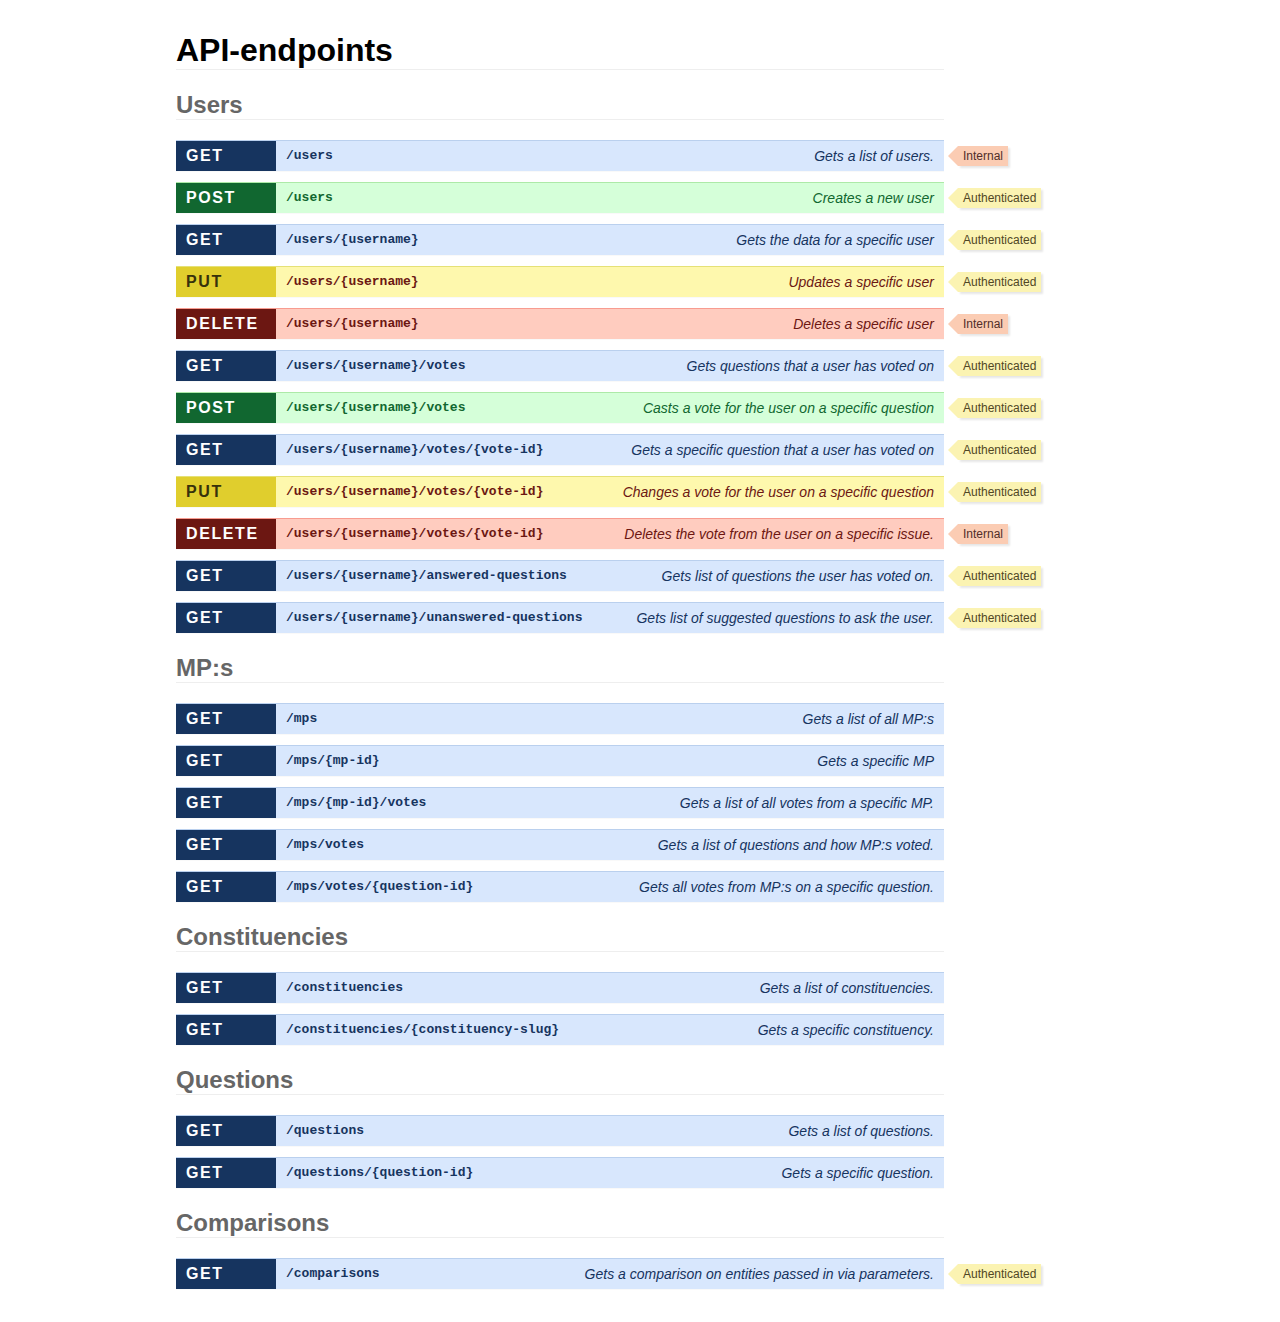
<file: app/docs/index.html>
<!doctype html>
<!--[if IE 7]><html class="no-js ie ie7"> <![endif]-->
<!--[if IE 8]><html class="no-js ie ie8"> <![endif]-->
<!--[if IE 9]><html class="no-js ie ie9"> <![endif]-->
<!--[if gt IE 9]><!--> <html class="no-js" lang="en"> <!--<![endif]-->
<head>
	<meta charset="UTF-8">
	<title>Politmus API documentation</title>
	<link rel="stylesheet" href="css/master.css">
		<script src="js/jquery-1.8.2.min.js"></script>
		<script src="js/app.js"></script>
</head>
<body>
	<div class="wrap">
		<h1>API-endpoints</h1>
		
		<h2>Users</h2>
		<ul class="eps">
			<li class="ep-get">
				<div class="ep-header">
					<h3 class="ep-h"><a href="#get-users-details"><i class="ep-verb">GET</i> <code class="ep-url">/users</code></a></h3>
					<p class="ep-summary">Gets a list of users.</p>
					<p class="ep-level ep-internal">Internal</p>
				</div>
				<div id="get-users-details" class="ep-body">
					<p>Doing a GET request of this endpoint is for internal use only, and returns a list of user objects, paginated by including a custom HTTP-header.</p>
					<h4>Possible filters (as URL-parameters)</h4>
					<ul class="ep-parameters">
						<li><code>age_min</code></li>
						<li><code>age_max</code></li>
						<li><code>constituency</code></li>
						<li><code>mp</code></li>
						<li><code>postcode</code></li>
						<li><code>ethnicity</code></li>
						<li><code>gender</code></li>
					</ul>
					<ul class="ep-parameters">
						<li><code>start_index</code></li>
						<li><code>count</code></li>
					</ul>
					<h4>Example requests</h4>
					<ul class="ep-example-requests">
						<li><a href="/users">http://politmus-api.appspot.com/users</a></li>
						<li><a href="/users?min_age=35">http://politmus-api.appspot.com/users?min_age=35</a></li>
						<li><a href="/users?gender=female&amp;mp=Simon%20Kirby">http://politmus-api.appspot.com/users?gender=female&mp=Simon%20Kirby</a></li>
					</ul>
					<h4>Possible JSON response</h4>
					<code class="ep-response">
						<pre>
{
  'status': 200,
  'users': [
    {
      'username': 'andyhume',
      'first_name': 'Andy',
      'last_name': 'Hume',
      'birth_date': '1980-01-20',
      'phone_no': '+44123123123',
      'email': 'andyhume@politmus.com',
      'constituency': 'Brighton, Kemptown',
      'postcode': 'BN2 1NB',
      'street_address': 'Lorem ipsum 12B',
      'locality': 'Brighton',
      'current_mp': 'Simon Kirby'
    },
    {
      ...
    }
  ]
}
						</pre>
					</code>
					<a class="ep-close" href="#" title="Close details">&times;</a>
				</div>
			</li>
			<li class="ep-post">
				<div class="ep-header">
					<h3 class="ep-h"><a href="#post-users-details"><i class="ep-verb">POST</i> <code class="ep-url">/users</code></a></h3>
					<p class="ep-summary">Creates a new user</p>
					<p class="ep-level ep-authenticated">Authenticated</p>
				</div>
				<div id="post-users-details" class="ep-body">
					<p>Doing a POST request to this endpoint creates a new user</p>

					<h4>Possible POST parameters</h4>
					<ul class="ep-parameters">
						<li><code>username</code></li>
						<li><code>constituency</code> <em class="note required">required</em></li>
						<li><code>mp</code></li>
						<li><code>first_name</code></li>
						<li><code>last_name</code></li>
						<li><code>street_address</code></li>
						<li><code>locality</code></li>
						<li><code>postcode</code></li>
						<li><code>birth_date</code> <em class="note">YYYY-MM-DD</em></li>
						<li><code>phone_no</code></li>
						<li><code>email</code></li>
						<li><code>twitter_username</code></li>
						<li><code>gender</code></li>
						<li><code>ethnicity</code></li>
					</ul>
					<p><em>If no username is passed in, a unique ID will be generated in the username field.</em></p>
					
					<h4>Possible JSON response</h4>
					<code>
						<pre>
{
  'status': 201,
  'url': '/users/andyhume',
  'user': {
      'username': 'andyhume',
      'first_name': 'Andy',
      'last_name': 'Hume',
      'birth_date': '1980-01-20',
      'phone_no': '44123123123',
      'email': 'andyhume@politmus.com',
      'constituency': 'brighton-kemptown',
      'postcode': 'BN2 1NB',
      'street_address': 'Lorem ipsum 12B',
      'locality': 'Brighton',
      'mp': 'abc123'
  }
}
						</pre>
					</code>
					<a class="ep-close" href="#" title="Close details">&times;</a>
				</div>
			</li>
			<li class="ep-get">
				<div class="ep-header">
					<h3 class="ep-h"><a href="#get-users-username-details"><i class="ep-verb">GET</i> <code class="ep-url">/users/{username}</code></a></h3>
					<p class="ep-summary">Gets the data for a specific user</p>
					<p class="ep-level ep-authenticated">Authenticated</p>
				</div>
				<div id="get-users-username-details" class="ep-body">
					<p>Getting the user data for an individual user is an authenticated endpoint. Returns all the various user preferences and demographic data of the user.</p>

					<h4>Example requests</h4>
					<ul class="ep-example-requests">
						<li><a href="/users/andyhume">http://politmus-api.appspot.com/users/andyhume</a></li>
					</ul>

					<h4>Possible JSON response</h4>
					<code class="ep-response">
						<pre>
{
  'status': 200,
  'user': {
    'username': 'andyhume',
    'first_name': 'Andy',
    'last_name': 'Hume',
    'birth_date': '1980-01-20',
    'phone_no': '44123123123',
    'email': 'andyhume@politmus.com',
    'constituency': 'Brighton, Kemptown',
    'postcode': 'BN2 1NB',
    'street_address': 'Lorem ipsum 12B',
    'locality': 'Brighton',
    'mp': 'Simon Kirby'
  }
}
						</pre>
					</code>
					<a class="ep-close" href="#" title="Close details">&times;</a>
				</div>
			</li>
			<li class="ep-put">
				<div class="ep-header">
					<h3 class="ep-h"><a href="#put-users-username-details"><i class="ep-verb">PUT</i> <code class="ep-url">/users/{username}</code></a></h3>
					<p class="ep-summary">Updates a specific user</p>
					<p class="ep-level ep-authenticated">Authenticated</p>
				</div>
				<div id="put-users-username-details" class="ep-body">
					<p>Updates details of a specific user. Needs authentication.</p>
					<a class="ep-close" href="#" title="Close details">&times;</a>
					
					<h4>Parameters</h4>
					<ul class="ep-parameters">
						<li><code>username</code></li>
						<li><code>constituency</code></li>
						<li><code>mp</code></li>
						<li><code>first_name</code></li>
						<li><code>last_name</code></li>
						<li><code>street_address</code></li>
						<li><code>locality</code></li>
						<li><code>postcode</code></li>
						<li><code>birth_date</code> <em class="note">YYYY-MM-DD</em></li>
						<li><code>phone_no</code></li>
						<li><code>email</code></li>
						<li><code>twitter_username</code></li>
						<li><code>gender</code></li>
						<li><code>ethnicity</code></li>
					</ul>
					
					<h4>Possible JSON response</h4>
					<code>
						<pre>
{
  'status': 200,
  'url': '/users/andyhume'
  'user': {
      'username': 'andyhume',
      'first_name': 'Andy',
      'last_name': 'Hume',
      'birth_date': '1980-01-20',
      'phone_no': '44123123123',
      'email': 'andyhume@politmus.com',
      'constituency': 'Brighton, Kemptown',
      'postcode': 'BN2 1NB',
      'street_address': 'Lorem ipsum 12B',
      'locality': 'Brighton',
      'mp': 'Simon Kirby'
  }
}
						</pre>
					</code>
				</div>
			</li>
			<li class="ep-delete">
				<div class="ep-header">
					<h3 class="ep-h"><a href="#delete-users-username-details"><i class="ep-verb">DELETE</i> <code class="ep-url">/users/{username}</code></a></h3>
					<p class="ep-summary">Deletes a specific user</p>
					<p class="ep-level ep-internal">Internal</p>
				</div>
				<div id="delete-users-username-details" class="ep-body">
					<p>Deleting a user from the service is only available internally.</p>
					
					<h4>Possible JSON response</h4>
					<code>
						<pre>
{
  'status': 200
}
						</pre>
					</code>
					<a class="ep-close" href="#" title="Close details">&times;</a>
				</div>
			</li>
			<li class="ep-get">
				<div class="ep-header">
					<h3 class="ep-h"><a href="#get-users-username-votes-details"><i class="ep-verb">GET</i> <code class="ep-url">/users/{username}/votes</code></a></h3>
					<p class="ep-summary">Gets questions that a user has voted on</p>
					<p class="ep-level ep-authenticated">Authenticated</p>
				</div>
				<div id="get-users-username-votes-details" class="ep-body">
					<p>Getting the issues that a specific user has voted on is an authenticated endpoint.</p>
					
					<h4>Parameters</h4>
					<ul class="ep-parameters">
						<li><code>selection</code></li>
					</ul>

					<h4>Example requests</h4>
					<ul class="ep-example-requests">
						<li><a href="/users/andyhume/votes">http://politmus-api.appspot.com/users/andyhume/votes</a></li>
					</ul>
					
					<h4>Possible JSON response</h4>
					<code class="ep-response">
						<pre>
{
  'status': 200,
  'votes': [
    {
      'question': {
      	'id': 'sdlkjlsdjflsjf913491294ldjfjanf',
        'description': 'Lorem ipsum dolor sit amet, consectetur adipisicing elit.'
        'title': 'Lorem ipsum dolor sit amet, consectetur adipisicing elit. At possimus quasi consequatur ipsum nisi voluptate nihil modi labore vero ducimus similique.',
        'supporting_url': 'http://example.com/issue/lorem-ipsum'
      },
      'selection': 'aye',
    }
  ],
  'user': {
    'username': 'andyhume',
    'first_name': 'Andy',
    'last_name': 'Hume',
    'birth_date': '1980-01-20',
    'phone_no': '44123123123',
    'email': 'andyhume@politmus.com',
    'constituency': 'Brighton, Kemptown',
    'postcode': 'BN2 1NB',
    'street_address': 'Lorem ipsum 12B',
    'locality': 'Brighton',
    'mp': 'Simon Kirby'
  }

}
						</pre>
					</code>
					<a class="ep-close" href="#" title="Close details">&times;</a>
				</div>
			</li>
			
			
			
			<li class="ep-post">
				<div class="ep-header">
					<h3 class="ep-h"><a href="#post-users-username-questions-question-details"><i class="ep-verb">POST</i> <code class="ep-url">/users/{username}/votes</code></a></h3>
					<p class="ep-summary">Casts a vote for the user on a specific question</p>
					<p class="ep-level ep-authenticated">Authenticated</p>
				</div>
				<div id="post-users-username-questions-question-details" class="ep-body">
					<p>This endpoint requires authentication. Casts a vote for the user on a specific question, specified by a <code>question_id</code> parameter.</p> 
					<a class="ep-close" href="#" title="Close details">&times;</a>
				</div>
			</li>
			
			<li class="ep-get">
				<div class="ep-header">
					<h3 class="ep-h"><a href="#get-users-username-votes-vote-details"><i class="ep-verb">GET</i> <code class="ep-url">/users/{username}/votes/{vote-id}</code></a></h3>
					<p class="ep-summary">Gets a specific question that a user has voted on</p>
					<p class="ep-level ep-authenticated">Authenticated</p>
				</div>
				<div id="get-users-username-votes-vote-details" class="ep-body">
					<p>Getting the vote from a user on a specific question is an authenticated endpoint.</p>
					
					<h4>Possible JSON response</h4>
					
					<code class="ep-response">
						<pre>
{
  'status': 200,
  'vote': {
    'question': {
      'id': 'sdlkjlsdjflsjf913491294ldjfjanf',
      'description': 'Lorem ipsum dolor sit amet, consectetur adipisicing elit.'
      'title': 'Lorem ipsum dolor sit amet, consectetur adipisicing elit. At possimus quasi consequatur ipsum nisi voluptate nihil modi labore vero ducimus similique.',
      'supporting_url': 'http://example.com/issue/lorem-ipsum'
  },
  'selection': 'aye',
  },
}
						</pre>
					</code>
					<a class="ep-close" href="#" title="Close details">&times;</a>
				</div>
			</li>
			<li class="ep-put">
				<div class="ep-header">
					<h3 class="ep-h"><a href="#put-users-username-questions-question-details"><i class="ep-verb">PUT</i> <code class="ep-url">/users/{username}/votes/{vote-id}</code></a></h3>
					<p class="ep-summary">Changes a vote for the user on a specific question</p>
					<p class="ep-level ep-authenticated">Authenticated</p>
				</div>
				<div id="put-users-username-questions-question-details" class="ep-body">
					<p>This endpoint requires authentication. Changes a vote for the user on the specific question.</p>
					<a class="ep-close" href="#" title="Close details">&times;</a>
				</div>
			</li>
			
			<li class="ep-delete">
				<div class="ep-header">
					<h3 class="ep-h"><a href="#delete-users-username-votes-question-details"><i class="ep-verb">DELETE</i> <code class="ep-url">/users/{username}/votes/{vote-id}</code></a></h3>
					<p class="ep-summary">Deletes the vote from the user on a specific issue.</p>
					<p class="ep-level ep-internal">Internal</p>
				</div>
				<div id="delete-users-username-votes-question-details" class="ep-body">
					<p>Deletes the data around the users vote on a specific question</p>
					<h4>Possible JSON response when successful</h4>
					
					<code class="ep-response">
						<pre>
{
  'status': '200'
}
						</pre>
					</code>
					<h4>Possible JSON response when vote is non-existant/already deleted</h4>
					
					<code class="ep-response">
						<pre>
{
  'status': '404'
}
						</pre>
					</code>
					<a class="ep-close" href="#" title="Close details">&times;</a>
				</div>
			</li>
			<li class="ep-get">
				<div class="ep-header">
					<h3 class="ep-h"><a href="#get-users-username-answered-questions-details"><i class="ep-verb">GET</i> <code class="ep-url">/users/{username}/answered-questions</code></a></h3>
					<p class="ep-summary">Gets list of questions the user has voted on.</p>
					<p class="ep-level ep-authenticated">Authenticated</p>
				</div>
				<div id="get-users-username-answered-questions-details" class="ep-body">
					<p>Gets a list of questions that the user has voted on</p>
					<h4>Possible JSON response</h4>
					
					<code class="ep-response">
						<pre>
{
  'questions': [
    {
      'id': 'sdasdasd-123123-asdasd-asdasd',
      'description': 'Lorem ipsum dolor sit amet, consectetur adipisicing elit.'
      'title': 'Lorem ipsum dolor sit amet, consectetur adipisicing elit. At possimus quasi consequatur ipsum nisi voluptate nihil modi labore vero ducimus similique.',
      'supporting_url': 'http://example.com/issue/lorem-ipsum'
    },
    {
    	...
    }
  ]
}
						</pre>
					</code>
					<a class="ep-close" href="#" title="Close details">&times;</a>
				</div>
			</li>
			<li class="ep-get">
				<div class="ep-header">
					<h3 class="ep-h"><a href="#get-users-username-unanswered-questions-details"><i class="ep-verb">GET</i> <code class="ep-url">/users/{username}/unanswered-questions</code></a></h3>
					<p class="ep-summary">Gets list of suggested questions to ask the user.</p>
					<p class="ep-level ep-authenticated">Authenticated</p>
				</div>
				<div id="get-users-username-unanswered-questions-details" class="ep-body">
					<p>Gets a list of questions that the user has not yet voted on, as a suggestion for what to vote on next, based on possibly previous voting patterns and upcoming vote dates in parliament.</p>
					<h4>Possible JSON response</h4>
					
					<code class="ep-response">
						<pre>
{
  'questions': [
    {
      'id': 'sdasdasd-123123-asdasd-asdasd',
      'description': 'Lorem ipsum dolor sit amet, consectetur adipisicing elit.'
      'title': 'Lorem ipsum dolor sit amet, consectetur adipisicing elit. At possimus quasi consequatur ipsum nisi voluptate nihil modi labore vero ducimus similique.',
      'supporting_url': 'http://example.com/issue/lorem-ipsum'
    },
    {
    	...
    }
  ]
}
						</pre>
					</code>
					<a class="ep-close" href="#" title="Close details">&times;</a>
				</div>
			</li>
		</ul>
		
		<h2>MP:s</h2>
		<ul class="eps">
			<li class="ep-get">
				<div class="ep-header">
					<h3 class="ep-h"><a href="#get-mps-details"><i class="ep-verb">GET</i> <code class="ep-url">/mps</code></a></h3>
					<p class="ep-summary">Gets a list of all MP:s</p>
				</div>
				<div id="get-mps-details" class="ep-body">
					<p>Returns a list of MP:s and their details.</p>
					<h4>Possible filters (as URL parameters)</h4>
					<ul class="ep-parameters">
						<li><code>party</code></li>
						<li><code>age_min</code></li>
						<li><code>age_max</code></li>
						<li><code>date_from</code></li>
						<li><code>date_to</code></li>
						<li><code>gender</code></li>
						<li><code>constituency</code></li>
						<li><code>postcode</code></li>
					</ul>
					<a class="ep-close" href="#" title="Close details">&times;</a>
				</div>
			</li>
			<li class="ep-get">
				<div class="ep-header">
					<h3 class="ep-h"><a href="#get-mps-mp-details"><i class="ep-verb">GET</i> <code class="ep-url">/mps/{mp-id}</code></a></h3>
					<p class="ep-summary">Gets a specific MP</p>
				</div>
				<div id="get-mps-mp-details" class="ep-body">
					<p>Returns a specific MP and their details.</p>
					<h4>Possible JSON response</h4>
					<code class="ep-response">
						<pre>
{
  'id': 'abc-123',
  'first_name': 'John',
  'last_name': 'Smith',
  'party': 'labour',
  'constituency': 'brighton-hove',
  'birth_date': '1964-03-24',
  'appointed_date': '2003-04-04',
  'ended_date': '2008-04-01'
}
						</pre>
					</code>
					<a class="ep-close" href="#" title="Close details">&times;</a>
				</div>
			</li>
			<li class="ep-get">
				<div class="ep-header">
					<h3 class="ep-h"><a href="#get-mps-mp-votes-details"><i class="ep-verb">GET</i> <code class="ep-url">/mps/{mp-id}/votes</code></a></h3>
					<p class="ep-summary">Gets a list of all votes from a specific MP.</p>
				</div>
				<div id="get-mps-mp-votes-details" class="ep-body">
					<p>Returns a specific MP and their details.</p>
					<h4>Possible JSON response</h4>
					<code class="ep-response">
						<pre>
{
  'votes': [
    {
      'id': 'asdgaf-12312321-sadasda-12313',
      'vote': 'no',
    },
    {
      'id': 'a123-ghdfdf-123sgxcg-236236',
      'vote': 'aye',
    },
    {
      'id': 'dasdasdasd-235235-sadas3454da-12ewrwer313',
      'vote': 'both',
    }
    {
      ...
    }
  ]
}
						</pre>
					</code>
					<a class="ep-close" href="#" title="Close details">&times;</a>
				</div>
			</li>
			
			<li class="ep-get">
				<div class="ep-header">
					<h3 class="ep-h"><a href="#get-mps-votes-details"><i class="ep-verb">GET</i> <code class="ep-url">/mps/votes</code></a></h3>
					<p class="ep-summary">Gets a list of questions and how MP:s voted.</p>
				</div>
				<div id="get-mps-votes-details" class="ep-body">
					<p>Returns a list of questions and how MP:s voted on them.</p>
					<h4>Possible JSON response</h4>
					<code class="ep-response">
						<pre>
{
  'votes': [
    {
      'question-id': 'asdgaf-12312321-sadasda-12313',
      'no_percent': '73.34',
      'aye_percent': '22.23',
      'abstain_percent': '2.00',
      'absent_percent': '2.43'
    },
    {
      'question-id': 'a123-ghdfdf-123sgxcg-236236',
      'no_percent': '49.00',
      'aye_percent': '24.50',
      'abstain_percent': '20.00',
      'absent_percent': '6.50'
    },
    {
      ...
    }
  ]
}
						</pre>
					</code>
					<a class="ep-close" href="#" title="Close details">&times;</a>
				</div>
			</li>
			<li class="ep-get">
				<div class="ep-header">
					<h3 class="ep-h"><a href="#get-mps-votes-question-details"><i class="ep-verb">GET</i> <code class="ep-url">/mps/votes/{question-id}</code></a></h3>
					<p class="ep-summary">Gets all votes from MP:s on a specific question.</p>
				</div>
				<div id="get-mps-votes-question-details" class="ep-body">
					<p>Returns a list of all individual votes from MP:s on a specific question.</p>
					<p>Included in the response is also an aggregate in percentages on the types of responses in percent.</p>					
					<h4>Possible JSON response in aggregate view</h4>
					<code class="ep-response">
						<pre>
{
  'id': 'a123-ghdfdf-123sgxcg-236236',
  'aggregates': {
    'id': 'a123-ghdfdf-123sgxcg-236236',
    'no_percent': '73.34',
    'aye_percent': '22.23',
    'abstain_percent': '2.00',
    'absent_percent': '2.43'
  },
  'selections': {
  	'abc123': 'aye'
  	'asa345': 'aye'
  	'bcef234': 'no'
  	'cde154': 'no'
  	'cht6235': 'aye'
  	'abc123': 'aye'
  	'abc123': 'aye'
  	'abc123': 'both'
  	...
  }
}
						</pre>
					</code>
					<a class="ep-close" href="#" title="Close details">&times;</a>
				</div>
			</li>
		</ul>
		
		<h2>Constituencies</h2>
		
		<ul class="eps">
			<li class="ep-get">
				<div class="ep-header">
					<h3 class="ep-h"><a href="#get-constituencies-details"><i class="ep-verb">GET</i> <code class="ep-url">/constituencies</code></a></h3>
					<p class="ep-summary">Gets a list of constituencies.</p>
				</div>
				<div id="get-constituencies-details" class="ep-body">
					<p>Gets a list of constituencies, possibly filtered on geographic properties or other parameters.</p>
					<h4>Possible filters (as URL-parameters)</h4>
					<ul class="ep-parameters">
						<li><code>postcode</code></li>
						<li><code>county</code></li>
						<li>&hellip;etc</li>
					</ul>
					
					<h4>Possible JSON response</h4>
					<a class="ep-close" href="#" title="Close details">&times;</a>
				</div>
			</li>
			<li class="ep-get">
				<div class="ep-header">
					<h3 class="ep-h"><a href="#get-constituencies-constituency-details"><i class="ep-verb">GET</i> <code class="ep-url">/constituencies/{constituency-slug}</code></a></h3>
					<p class="ep-summary">Gets a specific constituency.</p>
				</div>
				<div id="get-constituencies-constituency-details" class="ep-body">
					<p>Gets data on a specific constituency.</p>
					
					<h4>Possible JSON response</h4>
					<a class="ep-close" href="#" title="Close details">&times;</a>
				</div>
			</li>
		</ul>
		
		<h2>Questions</h2>
		
		<ul class="eps">
			<li class="ep-get">
				<div class="ep-header">
					<h3 class="ep-h"><a href="#get-questions-details"><i class="ep-verb">GET</i> <code class="ep-url">/questions</code></a></h3>
					<p class="ep-summary">Gets a list of questions.</p>
				</div>
				
				<div class="ep-body" id="get-questions-details">
					<p>Gets a list of questions, and their associated metadata, paginated and filtered by query parameters.</p>
					<h4>Possible URL parameter filters</h4>
					<ul class="ep-params">
						<li><code>vote_date_from</code></li>
						<li><code>vote_date_to</code></li>
						<li><code>policy_area</code></li>
						<li><code>author</code></li>
						<li><code>party</code></li>
						<li>&hellip;etc</li>
					</ul>
					<h4>Possible JSON response</h4>
					<code>
						<pre>
{
  'status': 200,
  'questions': [
    {
      'id': 'sdasdasd-123123-asdasd-asdasd',
      'description': 'Lorem ipsum dolor sit amet, consectetur adipisicing elit.'
      'title': 'Lorem ipsum dolor sit amet, consectetur adipisicing elit. At possimus quasi consequatur ipsum nisi voluptate nihil modi labore vero ducimus similique.',
      'supporting_url': 'http://example.com/issue/lorem-ipsum'
    },
    ...
  ]
}
						</pre>
					</code>
					
					<a class="ep-close" href="#" title="Close details">&times;</a>
				</div>
			</li>
			<li class="ep-get">
				<div class="ep-header">
					<h3 class="ep-h"><a href="#get-questions-question-details"><i class="ep-verb">GET</i> <code class="ep-url">/questions/{question-id}</code></a></h3>
					<p class="ep-summary">Gets a specific question.</p>
				</div>
				
				<div class="ep-body" id="get-questions-question-details">
					<a class="ep-close" href="#" title="Close details">&times;</a>
				</div>
			</li>
		</ul>
		
		
		
		<!--<h2>Policies</h2>
		
		<ul class="eps">
			<li class="ep-get">
				<div class="ep-header">
					<h3 class="ep-h"><a href="#get-policies-details"><i class="ep-verb">GET</i> <code class="ep-url">/policies</code></a></h3>
					<p class="ep-summary">Gets a list of policy areas.</p>
				</div>
				<div id="get-policies-details" class="ep-body">
					<p>Gets a list of policy areas.</p>
					
					<h4>Possible JSON response</h4>
					<a class="ep-close" href="#" title="Close details">&times;</a>
				</div>
			</li>
			<li class="ep-get">
				<div class="ep-header">
					<h3 class="ep-h"><a href="#get-policies-policy-details"><i class="ep-verb">GET</i> <code class="ep-url">/policies/{policy-slug}</code></a></h3>
					<p class="ep-summary">Gets a specific policy area.</p>
				</div>
				<div id="get-policies-policy-details" class="ep-body">
					<p>Gets data on a specific policy area, for example <code>environment</code>, <code>healthcare</code> etc.</p>
					
					<h4>Possible JSON response</h4>
					<a class="ep-close" href="#" title="Close details">&times;</a>
				</div>
			</li>
		</ul>-->
		
		<h2>Comparisons</h2>
		
		<ul class="eps">
			<li class="ep-get">
				<div class="ep-header">
					<h3 class="ep-h"><a href="#get-comparisons-details"><i class="ep-verb">GET</i> <code class="ep-url">/comparisons</code></a></h3>
					<p class="ep-summary">Gets a comparison on entities passed in via parameters.</p>
					<p class="ep-level ep-authenticated">Authenticated</p>
				</div>
				<div id="get-comparisons-details" class="ep-body">
					<p>Gets comparison data via passing in URL parameter with microsyntax denoting which entities to compare and on what parameters. Comparisons always return percentages for various entities or items in the service, based on number of similar votes on questions.</p>
					
					<h4>Format of <code>item</code> parameter microsyntax</h4>
					<p>Entities are separated via the pipe (<code>|</code>) character. Key/value pairs are specified with <code>key:value</code> syntax, separated by comma. Each entity is denoted via the <code>type</code> key, and the first passed in entity is used as the base for comparisons.</p>
					<p>Additionally, a special type of entity might be a <code>limit</code> type, enforcing rules on what to compare.</p>
					
					<h4>Hypothetical example</h4>
					
					<code>compare?items=type:user,username:andyhume|type:usergroup,gender:female|mps:abc123|type:limit,policy:education</code>
					
					<p>The above example would compare the user with username of "andyhume" to both all female users as well as a specific MP on how they compare on questions to do with policies in education.</p>
					
					<h4>Possible JSON response</h4>
					
					<code>
						<pre>
{
  'status': 200,
  'limits': {
    'policy': 'environment'
  },
  'items': {
    [
      {
      	'user': {
      	  'username': 'andyhume',
      	  'first_name': 'Andy',
      	  'last_name': 'Hume'
      	},
      	'politmus_score': 100
      },
      {
        'usergroup': {
          'gender': 'female'
        },
        'politmus_score': 64
      }
      {
      	'mp': {
      	  'id': 'abc123',
      	  'first_name': 'Caroline',
      	  'last_name': 'Lucas'
      	},
      	'politmus_score': 43
      }
    ]
  }
}
						</pre>
					</code>
					
					<a class="ep-close" href="#" title="Close details">&times;</a>
				</div>
			</li>
		</ul>
	</div>	
</body>
</html>
</file>
<file: app/docs/css/master.css>
body {
	font-family: 'Helvetica Neue', Arial, Helvetica, sans-serif;
}

h1 {
	border-bottom: 1px solid #eee;
}

h2 {
	color: #666;
	border-bottom: 1px solid #eee;
}

.wrap {
	margin: 2em auto;
	max-width: 48em;
	min-width: 22em;
	padding-right: 10em;
}

.eps {
	list-style: none;
	margin: 0;
	padding: 0;
}
.eps li {
	margin: 0;
	padding: 0;
	margin-bottom: 10px;
}
a {
	color: inherit;
}

.ep-get .ep-header {
	border-top-color: #bad0ee;
	background-color: #d8e7fd;
	color: #16345f;
}
.ep-get .ep-verb {
	background-color: #16345f;
}
.ep-post .ep-header {
	border-color: #adeaa8;
	background-color: #d5ffd9;
	color: #116730;
}
.ep-post .ep-verb {
	background-color: #116730;
}

.ep-delete .ep-verb {
	background-color: #6c1712;
}

.ep-delete .ep-header {
	border-color: #f89c90;
	background-color: #ffccbf;
	color: #6c1712;
}
.ep-put .ep-verb {
	background-color: #e0ce2d;
	color: #37320b;
}
.ep-put .ep-header {
	border-color: #e5e176;
	background-color: #fef8ad;
	color: #6c1712;
}
.ep-header {
	border-top: 1px solid;
	position: relative;
}
.ep-header a {
	text-decoration: none;
}
.ep-level {
	font-size: 12px;
	position: absolute;
	left: 100%;
	top: 50%;
	line-height: 1.666666667;
	margin: -10px 0 0 14px;
	padding: 0 5px;
	background-color: #ddd;
	-webkit-box-shadow: 2px 2px 2px rgba(0,0,0,0.1);
	-moz-box-shadow: 2px 2px 2px rgba(0,0,0,0.1);
	box-shadow: 2px 2px 2px rgba(0,0,0,0.1);
}
.ep-level:before {
	content: '';
	display: block;
	width: 0px;
	height: 0px;
	border: 10px solid transparent;
	border-left-width: 0;
	position: absolute;
	left: -10px;
}
.ep-internal {
	background-color: #fbccb3;
	color: #512e29;
}
.ep-internal:before {
	border-right-color: #fbccb3;
}
.ep-authenticated {
	background-color: #fbf3b2;
	color: #514724;
}
.ep-authenticated:before {
	border-right-color: #fbf3b2;
}
.ep-header:after {
	display: table;
	content: '';
	clear: both;
}
.ie .ep-header {
	zoom: 1;
}
.ep-summary {
	float: right;
	font-style: italic;
}
.ep-body {
	position: relative;
	overflow: hidden;
	padding: 0 10px;
	background-color: #fafafa;
	background-image: -webkit-linear-gradient(top, #f3f3f3, #fff);
	background-image: -moz-linear-gradient(top, #f3f3f3, #fff);
	background-image: -ms-linear-gradient(top, #f3f3f3, #fff);
	background-image: -o-linear-gradient(top, #f3f3f3, #fff);
	background-image: linear-gradient(top, #f3f3f3, #fff);
	height: 1px;
	-webkit-transition: 0.3s all ease-in-out;
	-moz-transition: 0.3s all ease-in-out;
	-ms-transition: 0.3s all ease-in-out;
	-o-transition: 0.3s all ease-in-out;
	transition: 0.3s all ease-in-out;
}
.ep-body-active {
	height: auto;
	min-height: 170px;
}
.ie7.no-js .ep-body,
.ie8.no-js .ep-body {
	height: auto;
}
.no-js .ep-body:target {
	height: auto;
	min-height:  170px;
	padding: 20px 10px;
	background-color: #fff;
}
.ep-url,
.ep-verb {
	float: left;
	font-size: 16px;
	line-height: 1.25;
	padding: 5px 10px;
}
.ep-verb {
	text-transform: uppercase;
	width: 5em;
	font-style: normal;
	color: #fff;
	letter-spacing: 0.1em;
}

.ep-h {
	margin: 0;
}
.ep-url {
	font-size: 13px;
	line-height: 1.538461538;
}

.ep-summary {
	margin: 0;
	font-size: 14px;
	line-height: 1.428571429;
	padding: 5px 10px;
}
.ep-response {
	background-color: #ddd;
	font-size: 14px;
}
.ep-parameters {
	margin-bottom: 25px;
}
.ep-parameters li {
	list-style: disc;
}
.ep-parameters li code {
	background-color: #ddd;
	color: #333;
	padding: 5px;
}
.ep-parameters .note {
	font-size: 12px;
	font-style: normal;
}
.ep-parameters .required {
	color: red;
}
.ep-example-requests li {
	font-size: 14px;
	margin: 2px 0;
}
.has-js .ep-close {
	display: none;
}
.ep-close {
	display: inline-block;
	width: 24px;
	-webkit-border-radius: 50%;
	-moz-border-radius: 50%;
	border-radius: 50%;
	position: absolute;
	right: 10px;
	bottom: 10px;
	background-color: #666;
	color: #fff;
	font-weight: 600;
	font-size: 20px;
	line-height: 20px;
	text-align: center;
	text-decoration: none;
	padding-bottom: 4px;
}
</file>
